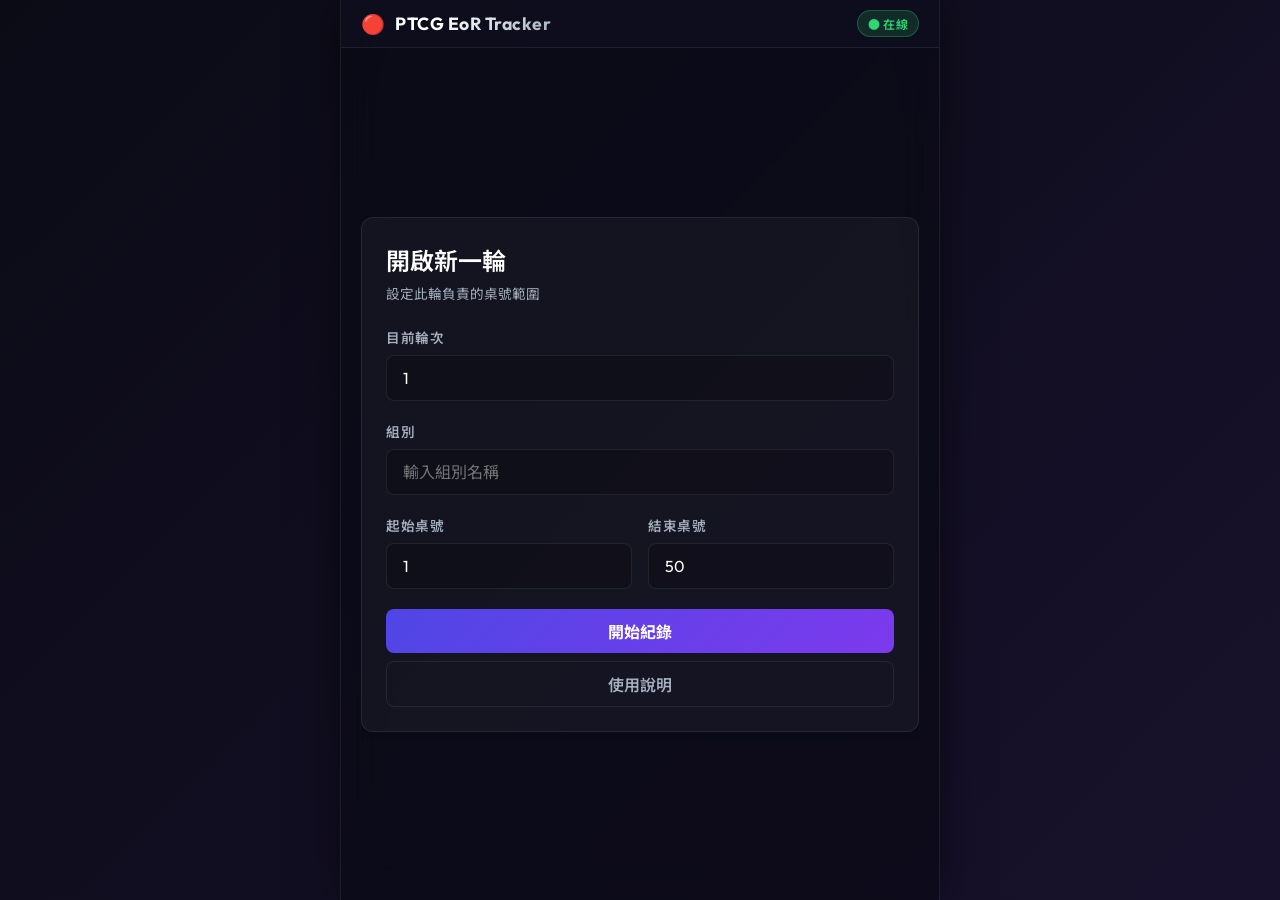
<file: index.html>
<!DOCTYPE html>
<html lang="zh-Hant">
<head>
  <meta charset="UTF-8">
  <meta name="viewport" content="width=device-width, initial-scale=1.0, user-scalable=no, maximum-scale=1.0">
  <title>PTCG EoR Tracker</title>
  <meta name="description" content="PTCG 賽事 End of Round 裁判桌次紀錄工具，支援離線與 PWA 快取。">
  <!-- PWA Meta Tags -->
  <meta name="theme-color" content="#1a1a2e">
  <meta name="apple-mobile-web-app-capable" content="yes">
  <meta name="apple-mobile-web-app-status-bar-style" content="black-translucent">
  <link rel="manifest" href="manifest.json">
  <link rel="icon" type="image/png" sizes="32x32" href="icons/icon-32.png">
  <link rel="apple-touch-icon" href="icons/icon-192.png">
  <!-- Google Fonts -->
  <link rel="preconnect" href="https://fonts.googleapis.com">
  <link rel="preconnect" href="https://fonts.gstatic.com" crossorigin>
  <link href="https://fonts.googleapis.com/css2?family=Outfit:wght@300;400;600;700&family=Noto+Sans+TC:wght@400;500;700&display=swap" rel="stylesheet">
  <link rel="stylesheet" href="style.css?v=26">
</head>
<body>
  <div class="app-container">
    <header class="app-header">
      <div class="logo-area">
        <span class="pokeball-icon">🔴</span>
        <h1>PTCG EoR Tracker</h1>
      </div>
      <div id="connection-badge" class="badge badge-online">● 在線</div>
    </header>

    <main class="app-main">
      <!-- 畫面 1: 開始/設定畫面 -->
      <section id="setup-view" class="view-panel">
        <div class="card setup-card">
          <h2>開啟新一輪</h2>
          <p class="subtitle">設定此輪負責的桌號範圍</p>
          
          <form id="setup-form" onsubmit="return false;">
            <div class="input-group">
              <label for="round-name">目前輪次</label>
              <input type="number" id="round-name" min="1" max="20" value="1" required autocomplete="off">
            </div>

            <div class="input-group">
              <label for="group-input">組別</label>
              <input type="text" id="group-input" placeholder="輸入組別名稱" autocomplete="off" required>
            </div>
            
            <div class="range-group">
              <div class="input-group">
                <label for="start-table">起始桌號</label>
                <input type="number" id="start-table" min="1" value="1" required autocomplete="off">
              </div>
              <div class="input-group">
                <label for="end-table">結束桌號</label>
                <input type="number" id="end-table" min="1" value="50" required autocomplete="off">
              </div>
            </div>
            
            <button type="button" id="btn-start" class="btn btn-primary btn-glow">開始紀錄</button>
            <button type="button" id="btn-help" class="btn btn-secondary">使用說明</button>
          </form>
        </div>
      </section>

      <!-- 畫面 3: 使用說明 -->
      <section id="help-view" class="view-panel hidden">
        <div class="help-header">
          <button id="btn-help-back" class="btn-back">← 返回</button>
          <h2>使用說明</h2>
        </div>
        <div class="help-content">

          <div class="help-section">
            <div class="help-section-title">一、開局設定</div>
            <div class="help-item"><span class="help-item-label">輪次</span><span>輸入輪次編號（1–20），下一輪會自動 +1，顯示格式為 R1、R2…</span></div>
            <div class="help-item"><span class="help-item-label">組別</span><span>自由輸入組別名稱（必填），上次輸入的內容會被記住</span></div>
            <div class="help-item"><span class="help-item-label">桌號範圍</span><span>設定起始與結束桌號，按「開始紀錄」進入追蹤畫面</span></div>
          </div>

          <div class="help-section">
            <div class="help-section-title">二、桌次狀態管理</div>
            <div class="help-item">
              <span class="help-item-label">單點卡片</span>
              <span>一般桌次循環切換三種狀態：<br>
                <span class="state-chip state-chip-active">尚未結束</span> →
                <span class="state-chip state-chip-assigned">已分配</span> →
                <span class="state-chip state-chip-completed">已完成</span>
              </span>
            </div>
            <div class="help-item">
              <span class="help-item-label">直播桌切換</span>
              <span>已標記為「📺 直播」的桌次，在一般模式下單點會直接於「尚未結束 ↔ 已完成」間二段切換（跳過「已分配」），並保留直播標記</span>
            </div>
            <div class="help-tip">切換到「已分配」時，卡片會自動記錄當前時間（HH:MM）</div>
          </div>

          <div class="help-section">
            <div class="help-section-title">三、加時與直播桌標記</div>
            <div class="help-item"><span class="help-item-label">長按卡片</span><span>按住 0.5 秒，開啟桌次標記設定彈窗</span></div>
            <div class="help-item"><span class="help-item-label">快速加時</span><span>+3 / +6 / +9 分鐘</span></div>
            <div class="help-item"><span class="help-item-label">自訂分鐘</span><span>輸入任意正整數，按「確認」</span></div>
            <div class="help-item"><span class="help-item-label">清除加時</span><span>已設定加時時，彈窗內會出現「清除標記」</span></div>
            <div class="help-item"><span class="help-item-label">直播桌標記</span><span>點擊彈窗下方「📺 標記為直播桌」可將該桌設為直播桌（再次點擊可取消）；標記為直播桌後，在「批量完成」與「巡場盤點」模式中皆會自動鎖定不被選取或自動完成，只能在一般模式下手動點選設為已完成（每輪結束後自動清空重設）</span></div>
            <div class="help-tip">加時桌卡片上會顯示顏色徽章，顏色依加時長度區分：<span class="overtime-badge-demo overtime-badge-low">+3分</span> ≤ 3 分，<span class="overtime-badge-demo overtime-badge-mid">+6分</span> 4–6 分，<span class="overtime-badge-demo overtime-badge-high">+9分</span> &gt; 6 分；直播桌則顯示 <span class="overtime-badge-demo stream-badge-demo">📺 直播</span> 徽章</div>
          </div>

          <div class="help-section">
            <div class="help-section-title">四、儀表板統計</div>
            <div class="help-item"><span class="help-item-label">統計數據</span><span>上方即時顯示已完成桌數、完成百分比與剩餘桌數</span></div>
          </div>

          <div class="help-section">
            <div class="help-section-title">五、搜尋桌號</div>
            <div class="help-item"><span class="help-item-label">數字鍵盤</span><span>點擊按鈕列最右側 🔍 按鈕，開啟數字鍵盤彈窗；輸入桌號後按「確定」跳轉至對應桌次並高亮顯示；按 ⌫ 退格，點右上角 ✕ 或彈窗外區域可直接關閉</span></div>
            <div class="help-item"><span class="help-item-label">找不到時</span><span>若桌號不存在，彈窗內會顯示「找不到桌號 X」提示，彈窗維持開啟</span></div>
            <div class="help-item"><span class="help-item-label">篩選器遮擋</span><span>若目標桌次被篩選器隱藏（隱藏完成、只顯示加時、範圍標籤），按「確定」後會彈出確認視窗；確認後將清除相關篩選並跳轉至目標桌次；取消則保持原篩選設定</span></div>
            <div class="help-tip">按「確定」跳轉成功或關閉彈窗後，高亮會在 1 秒後自動消失；重新開啟彈窗則立即清除高亮；批次選取模式下進入後彈窗會自動關閉</div>
          </div>

          <div class="help-section">
            <div class="help-section-title">六、篩選與顯示控制</div>
            <div class="help-item"><span class="help-item-label">隱藏完成</span><span>點選後隱藏已完成桌次，專注於未完成部分；再次點選恢復顯示</span></div>
            <div class="help-item"><span class="help-item-label">只顯示加時</span><span>點選後只顯示有加時標記的桌次，可與上方篩選複合使用</span></div>
            <div class="help-item"><span class="help-item-label">+ / −</span><span>調整每列桌次數量：+ 增加每列桌次（每列約 3 桌 → 4 桌 → 5 桌），− 減少每列桌次；偏好設定會自動記住</span></div>
            <div class="help-item"><span class="help-item-label">範圍篩選標籤</span><span>桌次超過 25 桌時，卡片上方自動出現範圍標籤（如「1-50 (30)」），括號內為該區段的未完成桌數；點擊標籤可快速聚焦至該桌次區段，點擊「全部」恢復顯示全部桌次</span></div>
            <div class="help-tip">範圍篩選可與其他篩選條件複合使用；批量模式下同樣可用，搭配「全選」可快速選取特定區段的未完成桌次</div>
          </div>

          <div class="help-section">
            <div class="help-section-title">七、批量設為已完成</div>
            <div class="help-item"><span class="help-item-label">進入選取模式</span><span>點擊「批量完成」按鈕後，畫面進入選取模式；上方資訊列切換顯示輪次進度與已選桌數，下方顯示操作列</span></div>
            <div class="help-item"><span class="help-item-label">鎖定保護</span><span>選取模式中，「已完成」桌次與「📺 直播桌」會自動鎖定不可選取（單點、滑選、全選與反選皆自動略過）</span></div>
            <div class="help-item"><span class="help-item-label">篩選器可用</span><span>批次模式中仍可點擊資訊列右側的「隱藏」與「加時」篩選器，縮小目標範圍後再執行全選</span></div>
            <div class="help-item"><span class="help-item-label">點選桌次</span><span>直接點擊一般未完成的桌號卡片切換選取狀態（綠框 ✓ 表示已選取），不影響桌次完成狀態</span></div>
            <div class="help-item"><span class="help-item-label">滑動多選</span><span>短暫按住任意卡片（約 0.2 秒）後滑動，可連續選取或取消選取區間內的一般未完成桌次（若從已完成桌次或直播桌按住滑動，預設為「選取」模式並自動略過已完成與直播桌；直接滑動則維持上下捲動畫面）。手指未放開前往回滑可即時退回，滑至畫面上下邊緣時會自動捲動列表</span></div>
            <div class="help-item"><span class="help-item-label">全選</span><span>一鍵選取目前顯示中所有尚未完成的一般桌次（自動跳過直播桌）</span></div>
            <div class="help-item"><span class="help-item-label">清除</span><span>取消所有已選取的桌次</span></div>
            <div class="help-item"><span class="help-item-label">反選</span><span>僅針對目前顯示中尚未完成的一般桌次，將已選者取消、未選者加入（自動跳過已完成桌次與直播桌）</span></div>
            <div class="help-item"><span class="help-item-label">確認</span><span>將所有已選取的桌次標記為已完成；未選取的桌次狀態不變</span></div>
            <div class="help-tip">操作完成後可點擊「↩ 復原」一步還原整批標記；搭配篩選器可快速定位目標桌次</div>
          </div>

          <div class="help-section">
            <div class="help-section-title">八、巡場盤點（點選對戰中桌次）</div>
            <div class="help-item"><span class="help-item-label">進入盤點模式</span><span>點擊「巡場盤點」按鈕進入盤點模式；上方資訊列顯示「對戰中 N 桌」，已完成桌次與直播桌同樣鎖定不可選取</span></div>
            <div class="help-item"><span class="help-item-label">點名對戰桌</span><span>直接點選（或短壓 0.2 秒滑選）場上仍在進行對戰的一般未完成桌次（橘框 ⏳ 表示對戰中保留）</span></div>
            <div class="help-item"><span class="help-item-label">完成其餘桌次</span><span>按下「確認」後，系統會將目前顯示範圍內「未被選取」的所有一般未完成桌次一鍵設為「已完成」；被選取的對戰中桌次與「📺 直播桌」則維持其原本狀態</span></div>
            <div class="help-item"><span class="help-item-label">跨區段結算</span><span>若使用範圍標籤在多個區段選取了對戰中桌次，切回「全部」按確認可一次結算全場；若停留在單一區段直接按「確認」，系統會彈出視窗讓您選擇結算「全部區段」或「僅目前區段」</span></div>
            <div class="help-item"><span class="help-item-label">全場皆完賽</span><span>若巡場發現 0 桌仍在對戰，不選取任何桌次直接按「確認」，經二次確認提示後即可將目前顯示範圍內除直播桌外的所有未完成桌次全部設為已完成</span></div>
            <div class="help-tip">巡場盤點同樣支援全選、清除、反選快捷鍵，結算後亦可點擊「↩ 復原」一步還原</div>
          </div>

          <div class="help-section">
            <div class="help-section-title">九、複製與顯示資訊</div>
            <div class="help-item"><span class="help-item-label">ℹ️</span><span>點擊後直接開啟視窗快速檢視當前「詳細資訊」，不會覆寫剪貼簿；點擊 ✕、「關閉」或視窗外部區域即可關閉</span></div>
            <div class="help-item"><span class="help-item-label">📋</span><span>點擊後展開複製選單，可選擇複製以下資訊至剪貼簿</span></div>
            <div class="help-item"><span class="help-item-label">本輪範圍</span><span>複製組別、輪次與桌號範圍，例：「大師A R1 1~50」</span></div>
            <div class="help-item"><span class="help-item-label">加時桌次</span><span>複製未完成的加時桌清單，含加時分鐘數（若為直播桌會標註如「1(直播+3分)」）；無加時桌時顯示提示</span></div>
            <div class="help-item"><span class="help-item-label">剩餘桌次</span><span>複製組別、輪次、桌號範圍及剩餘桌數，不含加時桌與一般桌明細</span></div>
            <div class="help-item"><span class="help-item-label">詳細資訊</span><span>複製完整摘要：範圍、剩餘桌數、直播桌、加時桌與一般桌清單；未完成的直播桌會獨立列於「剩餘直播桌：」區塊並排在加時桌之上（有加時顯示如「2(+3分)」），且不重複出現於加時桌與一般桌；無未完成直播桌時不顯示此區塊</span></div>
          </div>

          <div class="help-section">
            <div class="help-section-title">十、復原與重做</div>
            <div class="help-item"><span class="help-item-label">↩ 復原</span><span>點擊可還原到上一次操作前的狀態，支援連續復原最多 20 步；批量操作亦可一步還原</span></div>
            <div class="help-item"><span class="help-item-label">↪ 重做</span><span>復原後可重新套用被復原的操作；執行任何新操作後，重做紀錄將清除</span></div>
            <div class="help-tip">按鈕呈半透明時表示目前無可復原／重做的步驟。重新整理頁面後，歷史記錄將清除，但桌次狀態仍會保留。</div>
          </div>

          <div class="help-section">
            <div class="help-section-title">十一、結束本輪</div>
            <div class="help-item"><span class="help-item-label">強制結束本輪</span><span>仍有未完成桌次時，底部顯示此按鈕；點擊後確認即強制結束，清除紀錄並準備下一輪</span></div>
            <div class="help-item"><span class="help-item-label">確認本輪處理完畢</span><span>所有桌次皆為「已完成」時，按鈕自動切換為此模式；點擊後確認即清除紀錄並準備下一輪</span></div>
          </div>

          <div class="help-section">
            <div class="help-section-title">十二、離線與資料保存</div>
            <div class="help-item"><span class="help-item-label">自動儲存</span><span>所有狀態即時存於裝置，重新整理或關閉後自動恢復</span></div>
            <div class="help-item"><span class="help-item-label">離線可用</span><span>支援 PWA 安裝與完全離線使用，右上角顯示連線狀態</span></div>
          </div>

          <div class="help-author">
            <span>作者：Blue Daze</span>
          </div>

        </div>
      </section>

      <!-- 畫面 2: 紀錄主畫面 -->
      <section id="tracker-view" class="view-panel hidden">
        <div class="dashboard-bar">
          <div class="dashboard-stats-row">
            <span id="display-round" class="display-round-compact">-</span>
            <div class="stats-text">
              <span id="stats-complete-count">已完成 0 / 0 桌</span>
              <span id="stats-percentage" class="percentage">(0%)</span>
              <span class="stats-divider">|</span>
              <span id="stats-remaining-count">剩餘 0 桌</span>
            </div>
          </div>
          
          <div class="control-row">
            <div class="undo-redo-btns">
              <button id="btn-undo" class="disabled" title="復原">↩</button>
              <button id="btn-redo" class="disabled" title="重做">↪</button>
            </div>
            <div class="zoom-btns">
              <button id="btn-zoom-in" title="增加每列桌次">+</button>
              <button id="btn-zoom-out" class="disabled" title="減少每列桌次">−</button>
            </div>
            <div class="btn-group">
              <button id="btn-batch-complete" class="btn-filter btn-filter-complete">批量完成</button>
              <button id="btn-patrol-audit" class="btn-filter btn-filter-patrol">巡場盤點</button>
            </div>
            <div class="btn-group">
              <button id="btn-hide-completed" class="btn-filter">隱藏完成</button>
              <button id="btn-overtime-filter" class="btn-filter">只顯示加時</button>
            </div>
            <div class="btn-group">
              <button id="btn-show-info" class="btn-filter btn-filter-info" title="顯示詳細資訊">ℹ️</button>
              <button id="btn-copy-remaining" class="btn-filter btn-filter-copy">📋</button>
              <div id="copy-menu-popup" class="copy-menu-popup" style="display:none">
                <button id="btn-copy-range" class="copy-menu-item">本輪範圍</button>
                <button id="btn-copy-overtime" class="copy-menu-item">加時桌次</button>
                <button id="btn-copy-remaining-count" class="copy-menu-item">剩餘桌次</button>
                <button id="btn-copy-detail" class="copy-menu-item">詳細資訊</button>
                <button id="btn-copy-close" class="copy-menu-item copy-menu-close">關閉</button>
              </div>
              <button id="btn-search-toggle" class="btn-filter btn-search-toggle" title="搜尋桌號">🔍</button>
            </div>
          </div>
        </div>

        <div class="dashboard-compact-strip">
          <div class="compact-info">
            <span class="compact-round" id="compact-round">R-</span>
            <span class="compact-sep">・</span>
            <span class="compact-progress" id="compact-progress">0/0</span>
          </div>
          <span id="selection-count" class="selection-count compact-selection-count">已選 0 桌</span>
          <div class="zoom-btns">
            <button id="btn-zoom-in-compact" title="增加每列桌次">+</button>
            <button id="btn-zoom-out-compact" class="disabled" title="減少每列桌次">−</button>
          </div>
          <div class="compact-filters">
            <button id="btn-hide-completed-compact" class="btn-filter" data-filter="hide-completed">隱藏</button>
            <button id="btn-overtime-filter-compact" class="btn-filter" data-filter="overtime">加時</button>
          </div>
        </div>

        <!-- Selection Mode Action Bar -->
        <div id="selection-action-bar" class="selection-action-bar hidden">
          <button id="btn-selection-cancel" class="btn-sel-cancel">取消</button>
          <button id="btn-select-all-incomplete" class="btn-sel-shortcut">全選</button>
          <button id="btn-select-clear" class="btn-sel-shortcut">清除</button>
          <button id="btn-select-invert" class="btn-sel-shortcut">反選</button>
          <button id="btn-selection-confirm" class="btn btn-primary btn-sel-confirm" disabled>確認</button>
        </div>

        <div id="range-filter-bar" class="range-filter-bar hidden"></div>

        <div id="card-grid" class="card-grid">
          <!-- 卡片將在此處動態生成 -->
        </div>

        <div class="action-footer">
          <button id="btn-finish-round" class="btn btn-warning">
            強制結束本輪
          </button>
        </div>
      </section>
    </main>
  </div>
  
  <!-- Search numpad popup -->
  <div id="search-numpad-overlay" class="search-numpad-overlay hidden"></div>
  <div id="search-numpad-popup" class="search-numpad-popup hidden">
    <div class="search-numpad-title">搜尋桌號<button id="btn-numpad-x" class="btn-numpad-x">✕</button></div>
    <div id="search-numpad-display" class="search-numpad-display">
      <span id="search-numpad-value" class="search-numpad-value"></span>
      <span id="search-numpad-placeholder" class="search-numpad-placeholder">桌號…</span>
    </div>
    <div id="search-numpad-msg" class="search-numpad-msg hidden"></div>
    <div class="numpad-grid">
      <button class="numpad-btn" data-digit="1">1</button>
      <button class="numpad-btn" data-digit="2">2</button>
      <button class="numpad-btn" data-digit="3">3</button>
      <button class="numpad-btn" data-digit="4">4</button>
      <button class="numpad-btn" data-digit="5">5</button>
      <button class="numpad-btn" data-digit="6">6</button>
      <button class="numpad-btn" data-digit="7">7</button>
      <button class="numpad-btn" data-digit="8">8</button>
      <button class="numpad-btn" data-digit="9">9</button>
      <button class="numpad-btn action" id="btn-numpad-backspace">⌫</button>
      <button class="numpad-btn" data-digit="0">0</button>
      <button class="numpad-btn action" id="btn-numpad-confirm">確定</button>
    </div>
  </div>

  <!-- Filter confirmation dialog -->
  <div id="filter-confirm-overlay" class="filter-confirm-overlay hidden"></div>
  <div id="filter-confirm-popup" class="filter-confirm-popup hidden">
    <p id="filter-confirm-msg" class="filter-confirm-msg"></p>
    <div class="filter-confirm-btns">
      <button id="btn-filter-confirm-cancel" class="btn-filter-confirm btn-filter-cancel">取消</button>
      <button id="btn-filter-confirm-ok" class="btn-filter-confirm btn-filter-ok">確認跳轉</button>
    </div>
  </div>

  <!-- Patrol cross-segment scope confirmation dialog -->
  <div id="patrol-scope-overlay" class="filter-confirm-overlay hidden"></div>
  <div id="patrol-scope-popup" class="filter-confirm-popup patrol-scope-popup hidden">
    <p id="patrol-scope-msg" class="filter-confirm-msg">偵測到其他範圍區段也有已選取的對戰中桌次，請選擇要設為「已完成」的結算範圍：</p>
    <div class="patrol-scope-btns">
      <button id="btn-patrol-scope-all" class="btn-filter-confirm btn-patrol-scope-all">全部區段</button>
      <button id="btn-patrol-scope-current" class="btn-filter-confirm btn-patrol-scope-current">僅目前區段</button>
      <button id="btn-patrol-scope-cancel" class="btn-filter-confirm btn-filter-cancel">取消</button>
    </div>
  </div>

  <!-- Overtime & Stream marking popup (singleton) -->
  <div id="overtime-popup" class="overtime-popup hidden">
    <div id="overtime-popup-title" class="overtime-popup-title"><span>設定加時（分鐘）</span><button id="btn-overtime-close" class="btn-overtime-close">✕</button></div>
    <div class="overtime-quick-btns">
      <button class="btn-overtime-quick" data-value="3">+3</button>
      <button class="btn-overtime-quick" data-value="6">+6</button>
      <button class="btn-overtime-quick" data-value="9">+9</button>
    </div>
    <div class="overtime-custom-row">
      <input type="number" id="overtime-custom-input" min="1" placeholder="自訂">
      <button id="btn-overtime-confirm">確認</button>
    </div>
    <button id="btn-overtime-clear" class="btn-overtime-clear hidden">清除標記</button>
    <div class="overtime-popup-divider"></div>
    <button id="btn-stream-toggle" class="btn-stream-toggle">📺 標記為直播桌</button>
  </div>

  <!-- Info detail popup -->
  <div id="info-detail-overlay" class="info-detail-overlay hidden"></div>
  <div id="info-detail-popup" class="info-detail-popup hidden">
    <div class="info-detail-title"><span>本輪詳細資訊</span><button id="btn-info-detail-x" class="btn-overtime-close" title="關閉">✕</button></div>
    <pre id="info-detail-content" class="info-detail-content"></pre>
    <button id="btn-info-detail-close" class="btn-info-detail-close">關閉</button>
  </div>

  <script src="app.js?v=26"></script>
</body>
</html>
</file>
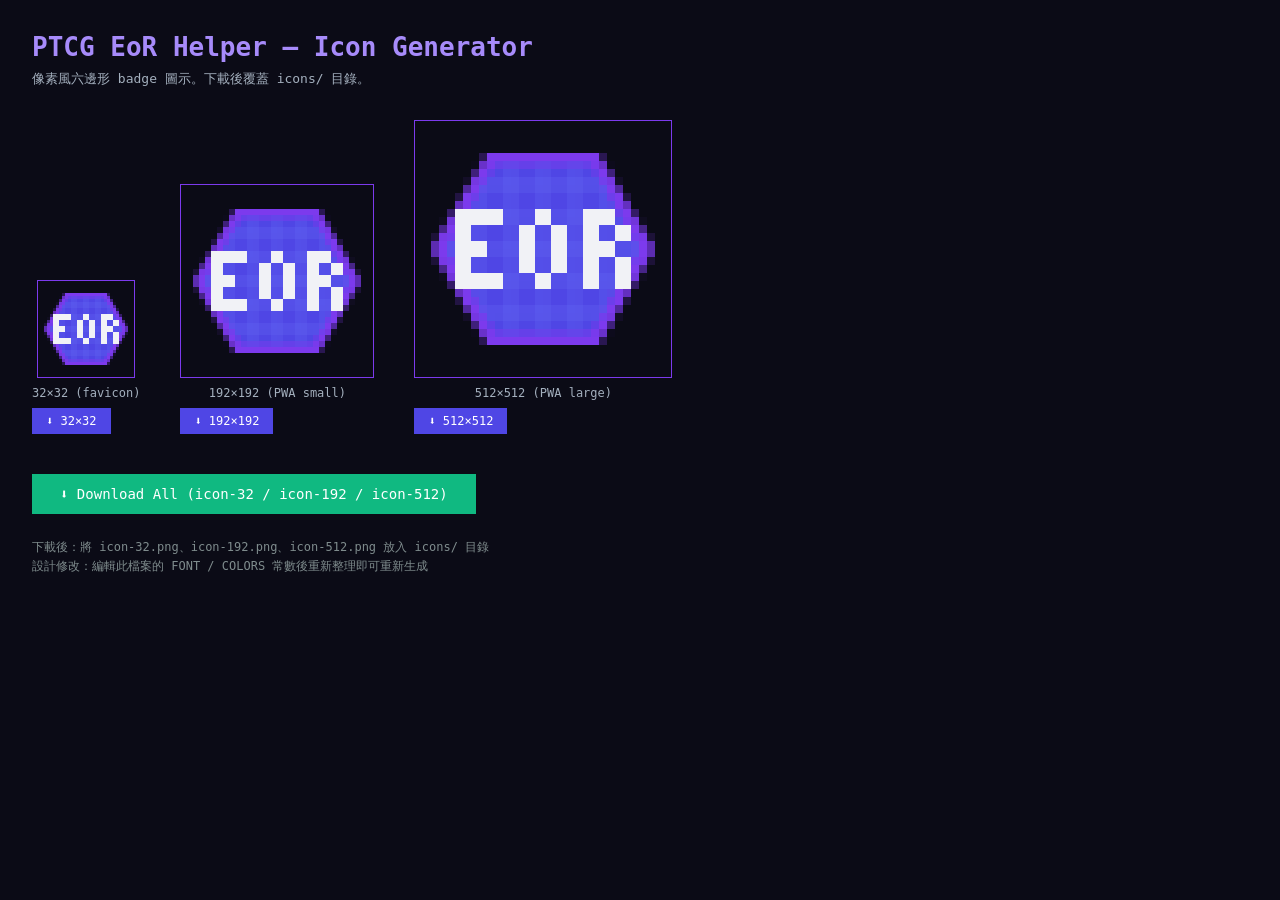
<file: tools/generate-icons.html>
<!DOCTYPE html>
<html lang="zh-Hant">
<head>
  <meta charset="UTF-8">
  <title>PTCG EoR Helper — Icon Generator</title>
  <style>
    body {
      font-family: monospace;
      background: #0b0b16;
      color: #f1f2f6;
      padding: 32px;
      margin: 0;
    }
    h1 { color: #a78bfa; margin: 0 0 8px; }
    p { color: #a4b0be; margin: 0 0 32px; font-size: 13px; }
    .sizes { display: flex; gap: 40px; align-items: flex-end; flex-wrap: wrap; }
    .icon-block { text-align: center; }
    .icon-block canvas {
      display: block;
      image-rendering: pixelated;
      border: 1px solid #7c3aed;
      margin: 0 auto;
    }
    .label { margin-top: 8px; font-size: 12px; color: #a4b0be; }
    button {
      display: block;
      margin-top: 8px;
      padding: 6px 14px;
      background: #4f46e5;
      color: #fff;
      border: none;
      cursor: pointer;
      font-family: monospace;
      font-size: 12px;
    }
    button:hover { background: #7c3aed; }
    .download-all {
      margin-top: 40px;
      padding: 12px 28px;
      font-size: 14px;
      background: #10b981;
    }
    .download-all:hover { background: #059669; }
    .note {
      margin-top: 24px;
      font-size: 12px;
      color: #7f8c8d;
      line-height: 1.6;
    }
  </style>
</head>
<body>
  <h1>PTCG EoR Helper — Icon Generator</h1>
  <p>像素風六邊形 badge 圖示。下載後覆蓋 <code>icons/</code> 目錄。</p>
  <div id="previews" class="sizes"></div>
  <button class="download-all" onclick="downloadAll()">⬇ Download All (icon-32 / icon-192 / icon-512)</button>
  <div class="note">
    下載後：將 icon-32.png、icon-192.png、icon-512.png 放入 <code>icons/</code> 目錄<br>
    設計修改：編輯此檔案的 FONT / COLORS 常數後重新整理即可重新生成
  </div>

  <script>
    // ── Design tokens ────────────────────────────────────────────────────────
    const COLORS = {
      bg:     '#0b0b16',            // outer background (matches app)
      hex:    '#4f46e5',            // hexagon fill (accent-blue)
      border: '#7c3aed',            // hexagon border layer
      grid:   'rgba(99,102,241,0.6)', // tracker grid lines inside hex
      text:   '#f1f2f6',            // EoR pixel text
    };

    // Pixel unit size on the 32×32 base canvas (2px = chunky pixels, readable when scaled)
    const PX = 2;

    // 3×5 pixel font matrices  (row-major, 1=filled, 0=empty)
    const FONT = {
      E: [
        [1,1,1],
        [1,0,0],
        [1,1,0],
        [1,0,0],
        [1,1,1],
      ],
      o: [
        [0,1,0],
        [1,0,1],
        [1,0,1],
        [1,0,1],
        [0,1,0],
      ],
      R: [
        [1,1,0],
        [1,0,1],
        [1,1,0],
        [1,0,1],
        [1,0,1],
      ],
    };

    // ── Drawing helpers ──────────────────────────────────────────────────────

    // Build a flat-top hexagon path centered at (cx, cy) with outer radius r
    function hexPath(ctx, cx, cy, r) {
      ctx.beginPath();
      for (let i = 0; i < 6; i++) {
        const a = (Math.PI / 3) * i; // 0°, 60°, 120°, 180°, 240°, 300°
        const x = cx + r * Math.cos(a);
        const y = cy + r * Math.sin(a);
        i === 0 ? ctx.moveTo(x, y) : ctx.lineTo(x, y);
      }
      ctx.closePath();
    }

    // Draw the full 32×32 base icon onto a new canvas and return it
    function drawBase() {
      const canvas = document.createElement('canvas');
      canvas.width = 32;
      canvas.height = 32;
      const ctx = canvas.getContext('2d');

      // Outer background
      ctx.fillStyle = COLORS.bg;
      ctx.fillRect(0, 0, 32, 32);

      // Hexagon border (outer layer, radius 14 → 2px ring when inner is 12)
      hexPath(ctx, 16, 16, 14);
      ctx.fillStyle = COLORS.border;
      ctx.fill();

      // Hexagon fill (inner layer)
      hexPath(ctx, 16, 16, 12);
      ctx.fillStyle = COLORS.hex;
      ctx.fill();

      // Tracker grid lines clipped to inner hexagon
      ctx.save();
      hexPath(ctx, 16, 16, 12);
      ctx.clip();
      ctx.strokeStyle = COLORS.grid;
      ctx.lineWidth = 1;
      for (let x = 4; x < 32; x += 4) {
        ctx.beginPath();
        ctx.moveTo(x, 0);
        ctx.lineTo(x, 32);
        ctx.stroke();
      }
      for (let y = 4; y < 32; y += 4) {
        ctx.beginPath();
        ctx.moveTo(0, y);
        ctx.lineTo(32, y);
        ctx.stroke();
      }
      ctx.restore();

      // EoR pixel text — centered in canvas
      const chars = ['E', 'o', 'R'];
      const charW = 3 * PX;
      const charH = 5 * PX;
      const gap = PX;
      const totalW = chars.length * charW + (chars.length - 1) * gap;
      const startX = Math.round((32 - totalW) / 2);
      const startY = Math.round((32 - charH) / 2);

      ctx.fillStyle = COLORS.text;
      chars.forEach((ch, i) => {
        const ox = startX + i * (charW + gap);
        FONT[ch].forEach((row, ry) => {
          row.forEach((bit, rx) => {
            if (bit) ctx.fillRect(ox + rx * PX, startY + ry * PX, PX, PX);
          });
        });
      });

      return canvas;
    }

    // Scale a canvas to targetSize using nearest-neighbor (preserves pixel art look)
    function scaleNearest(src, targetSize) {
      const canvas = document.createElement('canvas');
      canvas.width = targetSize;
      canvas.height = targetSize;
      const ctx = canvas.getContext('2d');
      ctx.imageSmoothingEnabled = false;
      ctx.drawImage(src, 0, 0, targetSize, targetSize);
      return canvas;
    }

    // ── Download helpers ─────────────────────────────────────────────────────

    function canvasToBlob(canvas) {
      return new Promise(resolve => canvas.toBlob(resolve, 'image/png'));
    }

    async function downloadCanvas(canvas, filename) {
      const blob = await canvasToBlob(canvas);
      const url = URL.createObjectURL(blob);
      const a = document.createElement('a');
      a.href = url;
      a.download = filename;
      a.click();
      URL.revokeObjectURL(url);
    }

    async function downloadAll() {
      const base = drawBase();
      await downloadCanvas(scaleNearest(base, 32),  'icon-32.png');
      await downloadCanvas(scaleNearest(base, 192), 'icon-192.png');
      await downloadCanvas(scaleNearest(base, 512), 'icon-512.png');
    }

    // ── Build preview grid ───────────────────────────────────────────────────

    const PREVIEW_SIZES = [
      { size: 32,  label: '32×32  (favicon)',      displaySize: 96  },
      { size: 192, label: '192×192  (PWA small)',   displaySize: 192 },
      { size: 512, label: '512×512  (PWA large)',   displaySize: 256 },
    ];

    const base = drawBase();
    const container = document.getElementById('previews');

    PREVIEW_SIZES.forEach(({ size, label, displaySize }) => {
      const scaled = scaleNearest(base, size);
      scaled.style.width  = displaySize + 'px';
      scaled.style.height = displaySize + 'px';

      const block = document.createElement('div');
      block.className = 'icon-block';
      block.appendChild(scaled);

      const lbl = document.createElement('div');
      lbl.className = 'label';
      lbl.textContent = label;
      block.appendChild(lbl);

      const btn = document.createElement('button');
      btn.textContent = `⬇ ${size}×${size}`;
      btn.onclick = () => downloadCanvas(scaleNearest(base, size), `icon-${size}.png`);
      block.appendChild(btn);

      container.appendChild(block);
    });
  </script>
</body>
</html>
</file>
<file: style.css>
/* ==========================================================================
   Design System & CSS Variables
   ========================================================================== */
:root {
  --bg-primary: #0b0b16;
  --bg-secondary: #131326;
  --bg-gradient: linear-gradient(135deg, #0b0b16 0%, #18112c 100%);
  --card-bg: rgba(255, 255, 255, 0.04);
  --card-border: rgba(255, 255, 255, 0.08);
  --card-hover-border: rgba(255, 255, 255, 0.2);
  
  /* Status Colors */
  --color-active: #ff4757;
  --color-active-glow: rgba(255, 71, 87, 0.35);
  --color-assigned: #ffa502;
  --color-assigned-glow: rgba(255, 165, 2, 0.35);
  --color-completed: #2ed573;
  --color-completed-glow: rgba(46, 213, 115, 0.25);
  --color-text-dim: #7f8c8d;
  
  /* General Colors */
  --text-main: #f1f2f6;
  --text-sub: #a4b0be;
  --accent-blue: #3f51b5;
  --accent-gradient: linear-gradient(135deg, #4f46e5 0%, #7c3aed 100%);
  --btn-disabled: #2f3542;
  --shadow-sm: 0 4px 6px rgba(0, 0, 0, 0.15);
  --shadow-md: 0 8px 16px rgba(0, 0, 0, 0.25);
  --radius-sm: 8px;
  --radius-md: 12px;
  --radius-lg: 20px;
}

/* ==========================================================================
   Base Styles & Reset
   ========================================================================== */
* {
  box-sizing: border-box;
  margin: 0;
  padding: 0;
}

html {
  height: 100%;
  overflow: hidden;
}

body {
  font-family: 'Outfit', 'Noto Sans TC', -apple-system, BlinkMacSystemFont, "Segoe UI", Roboto, sans-serif;
  background: var(--bg-primary);
  background-image: var(--bg-gradient);
  color: var(--text-main);
  height: 100%;
  display: flex;
  justify-content: center;
  overflow: hidden;
}

.app-container {
  width: 100%;
  max-width: 600px;
  height: 100%;
  display: flex;
  flex-direction: column;
  background: rgba(11, 11, 22, 0.7);
  backdrop-filter: blur(20px);
  border-left: 1px solid var(--card-border);
  border-right: 1px solid var(--card-border);
  box-shadow: 0 0 40px rgba(0, 0, 0, 0.5);
}

/* ==========================================================================
   Header Section
   ========================================================================== */
.app-header {
  display: flex;
  justify-content: space-between;
  align-items: center;
  padding: 10px 20px;
  background: rgba(19, 19, 38, 0.4);
  border-bottom: 1px solid var(--card-border);
}

.logo-area {
  display: flex;
  align-items: center;
  gap: 10px;
}

.pokeball-icon {
  font-size: 1.2rem;
  animation: pulse 2s infinite ease-in-out;
}

.app-header h1 {
  font-size: 1.1rem;
  font-weight: 700;
  letter-spacing: 0.5px;
  background: linear-gradient(135deg, #fff 30%, var(--text-sub) 100%);
  -webkit-background-clip: text;
  -webkit-text-fill-color: transparent;
}

.badge {
  font-size: 0.75rem;
  padding: 4px 10px;
  border-radius: 20px;
  font-weight: 600;
  letter-spacing: 0.5px;
  transition: all 0.3s ease;
}

.badge-online {
  background: rgba(46, 213, 115, 0.15);
  color: #2ed573;
  border: 1px solid rgba(46, 213, 115, 0.3);
}

.badge-offline {
  background: rgba(255, 71, 87, 0.15);
  color: #ff4757;
  border: 1px solid rgba(255, 71, 87, 0.3);
}

/* ==========================================================================
   Main Content Layout
   ========================================================================== */
.app-main {
  flex: 1;
  min-height: 0;
  overflow: hidden;
  padding: 20px;
  display: flex;
  flex-direction: column;
}

.view-panel {
  display: flex;
  flex-direction: column;
  flex: 1;
  animation: fadeIn 0.4s ease-out;
}

.hidden {
  display: none !important;
}

/* ==========================================================================
   Card Common Style (Glassmorphism)
   ========================================================================== */
.card {
  background: var(--card-bg);
  border: 1px solid var(--card-border);
  border-radius: var(--radius-md);
  padding: 24px;
  box-shadow: var(--shadow-sm);
  transition: all 0.3s cubic-bezier(0.25, 0.8, 0.25, 1);
}

/* ==========================================================================
   Setup View Panel
   ========================================================================== */
#setup-view {
  overflow-y: auto;
}

#tracker-view {
  display: flex;
  flex-direction: column;
  height: 100%;
  overflow: hidden;
}

.setup-card {
  margin: auto;
}

.setup-card h2 {
  font-size: 1.5rem;
  font-weight: 600;
  margin-bottom: 6px;
  color: #ffffff;
}

.subtitle {
  color: var(--text-sub);
  font-size: 0.85rem;
  margin-bottom: 24px;
}

.input-group {
  display: flex;
  flex-direction: column;
  gap: 8px;
  margin-bottom: 20px;
}

.input-group label {
  font-size: 0.85rem;
  font-weight: 600;
  color: var(--text-sub);
  letter-spacing: 0.5px;
}

.input-group input {
  width: 100%;
  background: rgba(0, 0, 0, 0.2);
  border: 1px solid var(--card-border);
  border-radius: var(--radius-sm);
  padding: 12px 16px;
  color: #fff;
  font-size: 1rem;
  transition: all 0.25s ease;
  font-family: inherit;
}

.input-group input:focus {
  outline: none;
  border-color: #7c3aed;
  box-shadow: 0 0 10px rgba(124, 58, 237, 0.3);
  background: rgba(0, 0, 0, 0.3);
}

.input-group select {
  width: 100%;
  background: rgba(0, 0, 0, 0.2);
  border: 1px solid var(--card-border);
  border-radius: var(--radius-sm);
  padding: 12px 16px;
  color: #fff;
  font-size: 1rem;
  font-family: inherit;
  transition: all 0.25s ease;
  cursor: pointer;
}

.input-group select:focus {
  outline: none;
  border-color: #7c3aed;
  box-shadow: 0 0 10px rgba(124, 58, 237, 0.3);
  background: rgba(0, 0, 0, 0.3);
}

.input-group select option {
  background: var(--bg-secondary);
  color: #fff;
}

.range-group {
  display: grid;
  grid-template-columns: 1fr 1fr;
  gap: 16px;
}

/* Buttons */
.btn {
  display: inline-flex;
  justify-content: center;
  align-items: center;
  padding: 10px 20px;
  font-size: 1rem;
  font-weight: 700;
  border: none;
  border-radius: var(--radius-sm);
  cursor: pointer;
  transition: all 0.25s cubic-bezier(0.25, 0.8, 0.25, 1);
  font-family: inherit;
  width: 100%;
}

.btn-primary {
  background: var(--accent-gradient);
  color: #fff;
}

@media (hover: hover) {
  .btn-primary:hover {
    transform: translateY(-2px);
    box-shadow: 0 8px 20px rgba(124, 58, 237, 0.4);
  }
}

.btn-primary:active {
  transform: translateY(0);
}

.btn-success {
  background: linear-gradient(135deg, #10b981 0%, #059669 100%);
  color: #fff;
}

@media (hover: hover) {
  .btn-success:hover:not(:disabled) {
    transform: translateY(-2px);
    box-shadow: 0 8px 20px rgba(16, 185, 129, 0.4);
  }
}

.btn-success:active:not(:disabled) {
  transform: translateY(0);
}

.btn-disabled, .btn:disabled {
  background: var(--btn-disabled);
  color: var(--color-text-dim);
  cursor: not-allowed;
  transform: none !important;
  box-shadow: none !important;
}

.btn-glow {
  position: relative;
  overflow: hidden;
}

.btn-secondary {
  background: transparent;
  color: var(--text-sub);
  border: 1px solid var(--card-border);
  margin-top: 8px;
  font-weight: 600;
}

.btn-secondary:hover {
  border-color: rgba(255, 255, 255, 0.25);
  color: var(--text-main);
  background: rgba(255, 255, 255, 0.04);
}

/* ==========================================================================
   Help View
   ========================================================================== */
#help-view {
  overflow: hidden;
}

.help-header {
  display: flex;
  align-items: center;
  gap: 12px;
  margin-bottom: 16px;
  flex-shrink: 0;
}

.help-header h2 {
  font-size: 1.1rem;
  font-weight: 700;
  color: #fff;
}

.btn-back {
  background: none;
  border: 1px solid var(--card-border);
  border-radius: var(--radius-sm);
  color: var(--text-sub);
  padding: 6px 12px;
  font-size: 0.85rem;
  font-family: inherit;
  cursor: pointer;
  transition: all 0.2s ease;
  white-space: nowrap;
}

.btn-back:hover {
  border-color: rgba(255, 255, 255, 0.25);
  color: var(--text-main);
}

.help-content {
  flex: 1;
  min-height: 0;
  overflow-y: auto;
  display: flex;
  flex-direction: column;
  gap: 12px;
  padding-bottom: 20px;
  scrollbar-width: thin;
  scrollbar-color: var(--card-border) transparent;
}

.help-content::-webkit-scrollbar {
  width: 6px;
}

.help-content::-webkit-scrollbar-thumb {
  background-color: var(--card-border);
  border-radius: 3px;
}

.help-section {
  background: var(--card-bg);
  border: 1px solid var(--card-border);
  border-radius: var(--radius-md);
  padding: 16px;
}

.help-section-title {
  font-size: 0.85rem;
  font-weight: 700;
  color: var(--text-main);
  margin-bottom: 12px;
  padding-bottom: 8px;
  border-bottom: 1px solid rgba(255, 255, 255, 0.06);
  letter-spacing: 0.3px;
}

.help-item {
  display: flex;
  gap: 10px;
  margin-bottom: 8px;
  font-size: 0.85rem;
  color: var(--text-sub);
  line-height: 1.6;
}

.help-item:last-child {
  margin-bottom: 0;
}

.help-item-label {
  font-weight: 700;
  color: var(--text-main);
  flex-shrink: 0;
  min-width: 72px;
}

.help-tip {
  font-size: 0.8rem;
  color: var(--color-text-dim);
  background: rgba(255, 255, 255, 0.03);
  border-left: 2px solid rgba(255, 255, 255, 0.1);
  padding: 8px 10px;
  border-radius: 0 4px 4px 0;
  margin-top: 8px;
  line-height: 1.6;
}

.help-author {
  text-align: right;
  font-size: 0.75rem;
  color: var(--color-text-dim);
  padding: 8px 4px 0;
  opacity: 0.6;
}

.state-chip {
  display: inline-block;
  font-size: 0.75rem;
  font-weight: 700;
  padding: 2px 7px;
  border-radius: 4px;
  margin: 2px 2px 2px 0;
}

.state-chip-active {
  background: rgba(255, 71, 87, 0.15);
  color: var(--color-active);
  border: 1px solid rgba(255, 71, 87, 0.3);
}

.state-chip-assigned {
  background: rgba(255, 165, 2, 0.15);
  color: var(--color-assigned);
  border: 1px solid rgba(255, 165, 2, 0.3);
}

.state-chip-completed {
  background: rgba(46, 213, 115, 0.15);
  color: var(--color-completed);
  border: 1px solid rgba(46, 213, 115, 0.3);
}

.overtime-badge-demo {
  display: inline-block;
  font-size: 0.75rem;
  font-weight: 700;
  color: #fff;
  border-radius: 4px;
  padding: 1px 6px;
}

.stream-badge-demo {
  background: rgba(124, 58, 237, 0.85);
}

/* ==========================================================================
   Tracker View Dashboard & Stats
   ========================================================================== */
.dashboard-bar {
  flex-shrink: 0;
  background: rgba(19, 19, 38, 0.5);
  border: 1px solid var(--card-border);
  border-radius: var(--radius-md);
  padding: 10px 14px;
  margin-bottom: 12px;
  display: flex;
  flex-direction: column;
  gap: 8px;
  box-shadow: var(--shadow-sm);
}

.dashboard-stats-row {
  display: flex;
  align-items: baseline;
  gap: 10px;
  flex-wrap: wrap;
}

.display-round-compact {
  font-size: 1.1rem;
  font-weight: 700;
  color: #fff;
  white-space: nowrap;
  flex-shrink: 0;
}

.stats-text {
  display: flex;
  align-items: center;
  gap: 6px;
  font-size: 0.9rem;
  font-weight: 600;
  flex: 1;
  min-width: 0;
  flex-wrap: wrap;
}

.stats-text .percentage {
  color: var(--color-completed);
  font-family: 'Outfit', sans-serif;
}

.stats-divider {
  color: var(--card-border);
  margin: 0 4px;
}

#stats-remaining-count {
  color: var(--color-active);
}

.control-row {
  display: flex;
  align-items: center;
  flex-wrap: wrap;
  justify-content: center;
  gap: 8px;
  padding-top: 4px;
  border-top: 1px solid rgba(255, 255, 255, 0.05);
}

.btn-group {
  display: flex;
  align-items: center;
  gap: 8px;
  flex-shrink: 0;
}

@media (hover: hover) {
  /* "全部設為已完成" button — completed (green) accent */
  .btn-filter-complete:hover {
    border-color: rgba(46, 213, 115, 0.5);
    color: var(--color-completed);
  }

  /* "巡場盤點" button — active/assigned (amber-orange) accent */
  .btn-filter-patrol:hover {
    border-color: rgba(255, 165, 2, 0.55);
    color: var(--color-assigned);
  }

  /* "複製剩餘桌次資訊" button — blue accent */
  .btn-filter-copy:hover {
    border-color: rgba(63, 81, 181, 0.6);
    color: #8c9eff;
  }

  /* "顯示詳細資訊" button — cyan info accent */
  .btn-filter-info:hover {
    border-color: rgba(0, 188, 212, 0.6);
    color: #4dd0e1;
  }
}

/* ==========================================================================
   Copy Menu Popup
   ========================================================================== */
.copy-menu-popup {
  position: fixed;
  z-index: 1000;
  top: 50%;
  left: 50%;
  transform: translate(-50%, -50%);
  background: #1e1e35;
  border: 1px solid rgba(63, 81, 181, 0.5);
  border-radius: var(--radius-md);
  padding: 14px 16px;
  box-shadow: 0 8px 32px rgba(0, 0, 0, 0.6), 0 0 16px rgba(63, 81, 181, 0.15);
  min-width: 200px;
  max-width: calc(100vw - 16px);
  display: flex;
  flex-direction: column;
  gap: 10px;
}

.copy-menu-item {
  width: 100%;
  padding: 9px 14px;
  font-size: 0.9rem;
  font-weight: 700;
  text-align: left;
  border: 1px solid transparent;
  border-radius: var(--radius-sm);
  background: transparent;
  color: var(--text-sub);
  cursor: pointer;
  font-family: inherit;
  transition: all 0.15s ease;
}

.copy-menu-item:hover {
  background: rgba(63, 81, 181, 0.15);
  border-color: rgba(63, 81, 181, 0.5);
  color: #8c9eff;
}

.copy-menu-close {
  border-top: 1px solid rgba(255, 255, 255, 0.1);
  margin-top: 2px;
  padding-top: 12px;
  opacity: 0.6;
}

.copy-menu-close:hover {
  background: rgba(255, 255, 255, 0.06);
  border-color: transparent;
  border-top-color: rgba(255, 255, 255, 0.1);
  color: var(--text-sub);
  opacity: 1;
}

/* Overtime filter toggle button */
.btn-filter {
  font-size: 0.75rem;
  font-weight: 700;
  padding: 5px 12px;
  border: 1px solid rgba(255, 255, 255, 0.15);
  border-radius: 20px;
  background: transparent;
  color: var(--text-sub);
  cursor: pointer;
  font-family: inherit;
  transition: all 0.2s ease;
  white-space: nowrap;
}

@media (hover: hover) {
  .btn-filter:hover {
    border-color: rgba(255, 165, 2, 0.5);
    color: var(--color-assigned);
  }
}

.btn-filter.active {
  background: rgba(255, 165, 2, 0.15);
  border-color: var(--color-assigned);
  color: var(--color-assigned);
  box-shadow: 0 0 8px rgba(255, 165, 2, 0.25);
}

/* ==========================================================================
   Range Filter Tab Bar
   ========================================================================== */
.range-filter-bar {
  display: flex;
  flex-wrap: wrap;
  gap: 6px;
  padding: 4px 0;
  flex-shrink: 0;
}

.range-filter-bar.hidden {
  display: none;
}

.range-tab {
  font-size: 0.72rem;
  font-weight: 700;
  padding: 4px 10px;
  border: 1px solid rgba(255, 255, 255, 0.15);
  border-radius: 20px;
  background: transparent;
  color: var(--text-sub);
  cursor: pointer;
  font-family: inherit;
  transition: all 0.2s ease;
  white-space: nowrap;
}

@media (hover: hover) {
  .range-tab:hover {
    border-color: rgba(255, 165, 2, 0.5);
    color: var(--color-assigned);
  }
}

.range-tab.active {
  background: rgba(255, 165, 2, 0.15);
  border-color: var(--color-assigned);
  color: var(--color-assigned);
  box-shadow: 0 0 8px rgba(255, 165, 2, 0.25);
}

/* ==========================================================================
   Undo / Redo Buttons
   ========================================================================== */
.undo-redo-btns {
  display: flex;
  align-items: center;
  gap: 4px;
  flex-shrink: 0;
}

.undo-redo-btns button {
  font-size: 1rem;
  line-height: 1;
  padding: 5px 8px;
  border: 1px solid rgba(255, 255, 255, 0.15);
  border-radius: 20px;
  background: transparent;
  color: var(--text-sub);
  cursor: pointer;
  font-family: inherit;
  transition: opacity 0.2s ease, border-color 0.2s ease, color 0.2s ease;
}

@media (hover: hover) {
  .undo-redo-btns button:not(.disabled):hover {
    border-color: rgba(255, 255, 255, 0.4);
    color: var(--text-main);
  }
}

.undo-redo-btns button.disabled {
  opacity: 0.3;
  pointer-events: none;
}

/* ==========================================================================
   Zoom Buttons
   ========================================================================== */
.zoom-btns {
  display: flex;
  align-items: center;
  gap: 4px;
  flex-shrink: 0;
}

.zoom-btns button {
  font-size: 1rem;
  line-height: 1;
  padding: 5px 8px;
  border: 1px solid rgba(255, 255, 255, 0.15);
  border-radius: 20px;
  background: transparent;
  color: var(--text-sub);
  cursor: pointer;
  font-family: inherit;
  transition: opacity 0.2s ease, border-color 0.2s ease, color 0.2s ease;
}

@media (hover: hover) {
  .zoom-btns button:not(.disabled):hover {
    border-color: rgba(255, 255, 255, 0.4);
    color: var(--text-main);
  }
}

.zoom-btns button.disabled {
  opacity: 0.3;
  pointer-events: none;
}

/* ==========================================================================
   Table Cards Grid
   ========================================================================== */
.card-grid {
  flex: 1;
  min-height: 0;
  display: grid;
  grid-template-columns: repeat(auto-fill, minmax(110px, 1fr));
  gap: 12px;
  overflow-y: auto;
  padding: 8px 8px 20px;
  scrollbar-width: thin;
  scrollbar-color: var(--card-border) transparent;
}

.card-grid::-webkit-scrollbar {
  width: 6px;
}

/* Card size: medium (4 per row) */
.card-grid.size-md {
  grid-template-columns: repeat(auto-fill, minmax(75px, 1fr));
}
.card-grid.size-md .num {
  font-size: 1.3rem;
}
.card-grid.size-md .status-txt,
.card-grid.size-md .time-stamp {
  display: none;
}

/* Card size: small (5 per row) */
.card-grid.size-sm {
  grid-template-columns: repeat(auto-fill, minmax(60px, 1fr));
}
.card-grid.size-sm .num {
  font-size: 1.0rem;
}
.card-grid.size-sm .status-txt,
.card-grid.size-sm .time-stamp {
  display: none;
}
.card-grid.size-sm .table-card {
  padding: 6px;
}

.card-grid::-webkit-scrollbar-thumb {
  background-color: var(--card-border);
  border-radius: 3px;
}

/* Table Card Component */
.table-card {
  aspect-ratio: 1 / 1;
  background: var(--card-bg);
  border: 1.5px solid var(--card-border);
  border-radius: var(--radius-md);
  display: flex;
  flex-direction: column;
  justify-content: center;
  align-items: center;
  cursor: pointer;
  position: relative;
  transition: all 0.25s cubic-bezier(0.2, 0.8, 0.2, 1);
  user-select: none;
  -webkit-user-select: none;
  -webkit-touch-callout: none;
  padding: 10px;
}

.table-card:hover {
  transform: translateY(-3px);
  border-color: var(--card-hover-border);
}

.table-card:active {
  transform: translateY(0) scale(0.96);
}

.table-card .num {
  font-size: 1.8rem;
  font-weight: 700;
  font-family: 'Outfit', sans-serif;
  color: #fff;
  line-height: 1.1;
}

.table-card .status-txt {
  font-size: 0.68rem;
  font-weight: 700;
  margin-top: 4px;
  letter-spacing: 0.5px;
}

.table-card .time-stamp {
  font-size: 0.65rem;
  font-weight: 500;
  font-family: 'Outfit', sans-serif;
  margin-top: 2px;
  opacity: 0.85;
}

/* TABLE CARD STATE STYLES */

/* 1. Active (尚未結束) */
.table-card.state-active {
  background: rgba(255, 71, 87, 0.08);
  border-color: var(--color-active);
  box-shadow: 0 0 10px rgba(255, 71, 87, 0.1);
}
.table-card.state-active .status-txt {
  color: var(--color-active);
}

/* 2. Assigned (已分配) */
.table-card.state-assigned {
  background: rgba(255, 165, 2, 0.08);
  border-color: var(--color-assigned);
  box-shadow: 0 0 10px rgba(255, 165, 2, 0.1);
}
.table-card.state-assigned .status-txt {
  color: var(--color-assigned);
}
.table-card.state-assigned .time-stamp {
  color: var(--color-assigned);
}

/* 3. Completed (已完成) */
.table-card.state-completed {
  background: rgba(255, 255, 255, 0.015);
  border-color: rgba(255, 255, 255, 0.06);
  opacity: 0.45;
}
.table-card.state-completed .num {
  color: var(--text-sub);
}
.table-card.state-completed .status-txt {
  color: var(--color-text-dim);
}
.table-card.state-completed:hover {
  opacity: 0.8;
  border-color: var(--color-completed);
}

/* Overtime & Stream badges on table cards */
.card-badges {
  display: flex;
  flex-wrap: wrap;
  justify-content: center;
  align-items: center;
  gap: 3px;
  margin-top: 3px;
}

.overtime-badge,
.stream-badge {
  font-size: 0.6rem;
  font-weight: 700;
  font-family: 'Outfit', 'Noto Sans TC', sans-serif;
  color: #fff;
  border-radius: 6px;
  padding: 1px 5px;
  letter-spacing: 0.3px;
  white-space: nowrap;
}
.overtime-badge-low  { background: rgba(190, 155, 0, 0.9); }
.overtime-badge-mid  { background: rgba(230, 95, 0, 0.85); }
.overtime-badge-high { background: rgba(255, 71, 87, 0.85); }
.stream-badge {
  background: rgba(124, 58, 237, 0.9);
  border: 1px solid rgba(167, 139, 250, 0.5);
}

.table-card.table-card-stream.state-active {
  background: rgba(124, 58, 237, 0.12);
  border-color: #a855f7;
  box-shadow: 0 0 10px rgba(168, 85, 247, 0.2);
}

/* ==========================================================================
   Overtime Popup
   ========================================================================== */
.overtime-popup {
  position: fixed;
  z-index: 1000;
  top: 50%;
  left: 50%;
  transform: translate(-50%, -50%);
  background: #1e1e35;
  border: 1px solid rgba(255, 165, 2, 0.4);
  border-radius: var(--radius-md);
  padding: 14px 16px;
  box-shadow: 0 8px 32px rgba(0, 0, 0, 0.6), 0 0 16px rgba(255, 165, 2, 0.15);
  min-width: 200px;
  max-width: calc(100vw - 16px);
  display: flex;
  flex-direction: column;
  gap: 10px;
}

.overtime-popup-title {
  font-size: 0.8rem;
  font-weight: 700;
  color: var(--text-sub);
  letter-spacing: 0.5px;
  text-transform: uppercase;
  display: flex;
  justify-content: space-between;
  align-items: center;
}

.btn-overtime-close {
  background: none;
  border: none;
  color: var(--text-sub);
  opacity: 0.6;
  cursor: pointer;
  font-size: 1rem;
  padding: 0;
  line-height: 1;
  font-family: inherit;
}

.btn-overtime-close:hover {
  opacity: 1;
}

.overtime-quick-btns {
  display: flex;
  gap: 8px;
}

.btn-overtime-quick {
  flex: 1;
  padding: 8px 0;
  font-size: 0.9rem;
  font-weight: 700;
  border: 1px solid rgba(255, 165, 2, 0.4);
  border-radius: var(--radius-sm);
  background: rgba(255, 165, 2, 0.1);
  color: var(--color-assigned);
  cursor: pointer;
  font-family: inherit;
  transition: all 0.2s ease;
}

.btn-overtime-quick:hover {
  background: rgba(255, 165, 2, 0.25);
  border-color: var(--color-assigned);
}

.overtime-custom-row {
  display: flex;
  gap: 8px;
}

.overtime-custom-row input {
  flex: 1;
  min-width: 0;
  background: rgba(0, 0, 0, 0.3);
  border: 1px solid var(--card-border);
  border-radius: var(--radius-sm);
  padding: 7px 10px;
  color: #fff;
  font-size: 0.9rem;
  font-family: inherit;
}

.overtime-custom-row input:focus {
  outline: none;
  border-color: var(--color-assigned);
}

.overtime-custom-row input::placeholder {
  color: var(--color-text-dim);
}

#btn-overtime-confirm {
  padding: 7px 14px;
  font-size: 0.85rem;
  font-weight: 700;
  border: none;
  border-radius: var(--radius-sm);
  background: rgba(255, 165, 2, 0.8);
  color: #fff;
  cursor: pointer;
  font-family: inherit;
  transition: background 0.2s ease;
  white-space: nowrap;
}

#btn-overtime-confirm:hover {
  background: var(--color-assigned);
}

.btn-overtime-clear {
  padding: 7px 0;
  font-size: 0.8rem;
  font-weight: 700;
  border: 1px solid rgba(255, 71, 87, 0.4);
  border-radius: var(--radius-sm);
  background: rgba(255, 71, 87, 0.1);
  color: var(--color-active);
  cursor: pointer;
  font-family: inherit;
  transition: all 0.2s ease;
}

.btn-overtime-clear:hover {
  background: rgba(255, 71, 87, 0.2);
  border-color: var(--color-active);
}

.overtime-popup-divider {
  height: 1px;
  background: rgba(255, 255, 255, 0.1);
  margin: 2px 0;
}

.btn-stream-toggle {
  padding: 8px 10px;
  font-size: 0.82rem;
  font-weight: 700;
  border: 1px solid rgba(168, 85, 247, 0.45);
  border-radius: var(--radius-sm);
  background: rgba(124, 58, 237, 0.15);
  color: #c084fc;
  cursor: pointer;
  font-family: inherit;
  transition: all 0.2s ease;
}

.btn-stream-toggle.active {
  border-color: rgba(255, 71, 87, 0.45);
  background: rgba(255, 71, 87, 0.12);
  color: var(--color-active);
}

@media (hover: hover) {
  .btn-stream-toggle:hover {
    background: rgba(124, 58, 237, 0.28);
    border-color: #a855f7;
  }
  .btn-stream-toggle.active:hover {
    background: rgba(255, 71, 87, 0.22);
    border-color: var(--color-active);
  }
}

/* ==========================================================================
   Footer Action Section
   ========================================================================== */
.action-footer {
  flex-shrink: 0;
  margin-top: auto;
  padding-top: 10px;
  display: flex;
  gap: 10px;
}

.btn-warning {
  background: linear-gradient(135deg, #f59e0b 0%, #d97706 100%);
  color: #fff;
}

@media (hover: hover) {
  .btn-warning:hover {
    transform: translateY(-2px);
    box-shadow: 0 8px 20px rgba(245, 158, 11, 0.4);
  }
}

.btn-warning:active {
  transform: translateY(0);
}

/* ==========================================================================
   Animations
   ========================================================================== */
@keyframes fadeIn {
  from {
    opacity: 0;
    transform: translateY(8px);
  }
  to {
    opacity: 1;
    transform: translateY(0);
  }
}

@keyframes pulse {
  0% { transform: scale(1); }
  50% { transform: scale(1.08); filter: drop-shadow(0 0 4px #ff4757); }
  100% { transform: scale(1); }
}

/* ==========================================================================
   Batch Complete — Selection Mode Action Bar
   ========================================================================== */
.selection-action-bar {
  flex-shrink: 0;
  background: #1e1e35;
  border: 1px solid var(--card-border);
  border-radius: var(--radius-md);
  padding: 5px 10px;
  display: flex;
  flex-direction: row;
  align-items: center;
  gap: 6px;
  margin-bottom: 8px;
}

.selection-action-bar.hidden {
  display: none;
}


.btn-sel-cancel {
  background: none;
  border: 1px solid var(--card-border);
  border-radius: var(--radius-sm);
  color: var(--text-sub);
  font-size: 0.8rem;
  font-weight: 600;
  font-family: inherit;
  padding: 5px 8px;
  cursor: pointer;
  transition: all 0.2s ease;
  white-space: nowrap;
}

@media (hover: hover) {
  .btn-sel-cancel:hover {
    border-color: var(--card-hover-border);
    color: var(--text-main);
  }
}

.selection-count {
  font-size: 0.85rem;
  font-weight: 700;
  color: var(--color-completed);
  white-space: nowrap;
}

.compact-selection-count {
  flex-shrink: 0;
}

.btn-sel-confirm {
  font-size: 0.8rem;
  padding: 5px 10px;
  white-space: nowrap;
  margin-left: auto;
}


.btn-sel-shortcut {
  padding: 5px 6px;
  font-size: 0.72rem;
  font-weight: 600;
  border: 1px solid var(--card-border);
  border-radius: var(--radius-sm);
  background: transparent;
  color: var(--text-sub);
  cursor: pointer;
  font-family: inherit;
  transition: all 0.2s ease;
  white-space: nowrap;
}

@media (hover: hover) {
  .btn-sel-shortcut:hover {
    border-color: var(--color-completed);
    color: var(--color-completed);
    background: rgba(46, 213, 115, 0.08);
  }
}

/* Selected card state */
.table-card-selected {
  border-color: var(--color-completed) !important;
  background: rgba(46, 213, 115, 0.12) !important;
}

/* Locked completed and stream cards in selection mode */
#tracker-view.selection-mode .table-card.state-completed,
#tracker-view.selection-mode .table-card.table-card-stream {
  cursor: not-allowed;
  opacity: 0.35;
}

#tracker-view.selection-mode .table-card.state-completed:hover,
#tracker-view.selection-mode .table-card.state-completed:active,
#tracker-view.selection-mode .table-card.table-card-stream:hover,
#tracker-view.selection-mode .table-card.table-card-stream:active {
  transform: none;
  opacity: 0.35;
}

#tracker-view.selection-mode .table-card.state-completed:hover,
#tracker-view.selection-mode .table-card.state-completed:active {
  border-color: rgba(255, 255, 255, 0.06);
}

#tracker-view.selection-mode .table-card.table-card-stream.state-active:hover,
#tracker-view.selection-mode .table-card.table-card-stream.state-active:active {
  border-color: #a855f7;
}

/* Patrol Audit Mode styles */
#tracker-view.patrol-mode .selection-count {
  color: var(--color-assigned);
}

#tracker-view.patrol-mode .table-card-selected {
  border-color: var(--color-assigned) !important;
  background: rgba(255, 165, 2, 0.16) !important;
  box-shadow: 0 0 12px var(--color-assigned-glow);
}

#tracker-view.patrol-mode .selection-check {
  color: var(--color-assigned);
}

#tracker-view.patrol-mode .table-card.table-card-drag-anchor {
  box-shadow: 0 0 12px var(--color-assigned-glow);
}

@media (hover: hover) {
  #tracker-view.patrol-mode .btn-sel-shortcut:hover {
    border-color: var(--color-assigned);
    color: var(--color-assigned);
    background: rgba(255, 165, 2, 0.08);
  }
}

.card-grid.drag-selecting {
  user-select: none;
  -webkit-user-select: none;
  -webkit-touch-callout: none;
}

.table-card.table-card-drag-anchor {
  transform: scale(0.96);
  box-shadow: 0 0 12px var(--color-completed-glow);
}

.selection-check {
  position: absolute;
  top: 4px;
  right: 5px;
  font-size: 0.75rem;
  font-weight: 900;
  color: var(--color-completed);
  line-height: 1;
  pointer-events: none;
}

/* ==========================================================================
   Dashboard Compact Strip (batch mode)
   ========================================================================== */
.dashboard-compact-strip {
  display: none;
  flex-shrink: 0;
  align-items: center;
  justify-content: space-between;
  gap: 8px;
  padding: 5px 10px;
  background: rgba(19, 19, 38, 0.5);
  border: 1px solid var(--card-border);
  border-radius: var(--radius-sm);
  margin-bottom: 8px;
  font-size: 0.9rem;
  font-weight: 700;
}

.compact-info {
  display: flex;
  align-items: center;
  gap: 4px;
}

.compact-filters {
  display: flex;
  align-items: center;
  gap: 6px;
}

.compact-round {
  color: #fff;
}

.compact-sep {
  color: var(--color-text-dim);
}

.compact-progress {
  color: var(--text-sub);
}

#tracker-view.selection-mode .dashboard-bar {
  display: none;
}

#tracker-view.selection-mode .dashboard-compact-strip {
  display: flex;
}

/* ==========================================================================
   Search Toggle Button
   ========================================================================== */
.btn-search-toggle {
  font-size: 0.85rem;
  line-height: 1;
  padding: 5px 8px;
}

.btn-search-toggle.active {
  background: rgba(255, 255, 255, 0.08);
  border-color: rgba(255, 255, 255, 0.4);
  color: var(--text-main);
}

/* ==========================================================================
   Search Numpad Popup
   ========================================================================== */
.search-numpad-overlay {
  position: fixed;
  inset: 0;
  z-index: 999;
  background: rgba(0, 0, 0, 0.45);
}

.search-numpad-popup {
  position: fixed;
  z-index: 1000;
  top: 50%;
  left: 50%;
  transform: translate(-50%, -50%);
  background: #1e1e35;
  border: 1px solid rgba(255, 255, 255, 0.15);
  border-radius: var(--radius-md);
  padding: 20px;
  box-shadow: 0 8px 32px rgba(0, 0, 0, 0.6);
  width: 300px;
  max-width: calc(100vw - 28px);
  display: flex;
  flex-direction: column;
  gap: 12px;
}

.search-numpad-title {
  position: relative;
  font-size: 1rem;
  font-weight: 700;
  color: var(--text-sub);
  text-align: center;
}

.btn-numpad-x {
  position: absolute;
  right: 0;
  top: 50%;
  transform: translateY(-50%);
  width: 28px;
  height: 28px;
  border-radius: 50%;
  border: 1px solid rgba(255, 255, 255, 0.15);
  background: rgba(255, 255, 255, 0.08);
  color: var(--text-sub);
  font-size: 0.8rem;
  line-height: 1;
  cursor: pointer;
  display: flex;
  align-items: center;
  justify-content: center;
  padding: 0;
}

@media (hover: hover) {
  .btn-numpad-x:hover {
    background: rgba(255, 255, 255, 0.18);
    border-color: rgba(255, 255, 255, 0.3);
  }
}

.btn-numpad-x:active {
  background: rgba(255, 255, 255, 0.25);
}

.search-numpad-display {
  background: rgba(0, 0, 0, 0.3);
  border: 1px solid var(--card-border);
  border-radius: var(--radius-sm);
  padding: 12px 16px;
  font-size: 1.75rem;
  font-weight: 700;
  font-family: 'Outfit', sans-serif;
  color: #fff;
  text-align: center;
  min-height: 58px;
  display: flex;
  align-items: center;
  justify-content: center;
}

.search-numpad-placeholder {
  color: var(--color-text-dim);
  font-size: 1.15rem;
  font-weight: 400;
}

.search-numpad-msg {
  font-size: 0.82rem;
  color: var(--color-active);
  text-align: center;
  min-height: 1em;
}

.numpad-grid {
  display: grid;
  grid-template-columns: repeat(3, 1fr);
  gap: 10px;
}

.numpad-btn {
  padding: 16px 0;
  font-size: 1.4rem;
  font-weight: 700;
  font-family: 'Outfit', sans-serif;
  border: 1px solid rgba(255, 255, 255, 0.12);
  border-radius: var(--radius-sm);
  background: rgba(255, 255, 255, 0.05);
  color: #fff;
  cursor: pointer;
  transition: background 0.15s ease, border-color 0.15s ease;
}

.numpad-btn.action {
  font-size: 1.05rem;
  color: var(--text-sub);
}

@media (hover: hover) {
  .numpad-btn:hover {
    background: rgba(255, 255, 255, 0.12);
    border-color: rgba(255, 255, 255, 0.3);
  }
}

.numpad-btn:active {
  background: rgba(255, 255, 255, 0.18);
}

/* ==========================================================================
   Filter Confirmation Dialog
   ========================================================================== */
.filter-confirm-overlay {
  position: fixed;
  inset: 0;
  z-index: 1001;
  background: rgba(0, 0, 0, 0.55);
}

.filter-confirm-popup {
  position: fixed;
  z-index: 1002;
  top: 50%;
  left: 50%;
  transform: translate(-50%, -50%);
  background: #1e1e35;
  border: 1px solid rgba(255, 255, 255, 0.12);
  border-radius: var(--radius-md);
  padding: 20px 20px 16px;
  width: 260px;
  max-width: calc(100vw - 32px);
  box-shadow: 0 8px 32px rgba(0, 0, 0, 0.6);
  display: flex;
  flex-direction: column;
  gap: 16px;
}

.filter-confirm-msg {
  font-size: 0.9rem;
  color: var(--text-main);
  text-align: center;
  line-height: 1.5;
  margin: 0;
}

.filter-confirm-btns {
  display: flex;
  gap: 10px;
  justify-content: flex-end;
}

.btn-filter-confirm {
  padding: 8px 14px;
  font-size: 0.85rem;
  font-weight: 600;
  border-radius: var(--radius-sm);
  cursor: pointer;
  border: 1px solid transparent;
  transition: background 0.15s ease;
}

.btn-filter-cancel {
  background: rgba(255, 255, 255, 0.06);
  border-color: rgba(255, 255, 255, 0.12);
  color: var(--text-sub);
}

.btn-filter-ok {
  background: var(--color-active);
  border-color: transparent;
  color: #fff;
}

@media (hover: hover) {
  .btn-filter-cancel:hover {
    background: rgba(255, 255, 255, 0.12);
  }
  .btn-filter-ok:hover {
    filter: brightness(1.12);
  }
}

/* Patrol cross-segment scope dialog */
.patrol-scope-popup {
  width: 280px;
}

.patrol-scope-btns {
  display: flex;
  flex-direction: column;
  gap: 8px;
}

.patrol-scope-btns .btn-filter-confirm {
  width: 100%;
  text-align: center;
  padding: 9px 14px;
}

.btn-patrol-scope-all {
  background: var(--accent-gradient);
  color: #fff;
}

.btn-patrol-scope-current {
  background: rgba(255, 165, 2, 0.18);
  border-color: rgba(255, 165, 2, 0.5);
  color: var(--color-assigned);
}

@media (hover: hover) {
  .btn-patrol-scope-all:hover {
    filter: brightness(1.12);
  }
  .btn-patrol-scope-current:hover {
    background: rgba(255, 165, 2, 0.28);
  }
}

/* ==========================================================================
   Info Detail Popup
   ========================================================================== */
.info-detail-overlay {
  position: fixed;
  inset: 0;
  z-index: 1001;
  background: rgba(0, 0, 0, 0.55);
}

.info-detail-popup {
  position: fixed;
  z-index: 1002;
  top: 50%;
  left: 50%;
  transform: translate(-50%, -50%);
  background: #1e1e35;
  border: 1px solid rgba(255, 255, 255, 0.12);
  border-radius: var(--radius-md);
  padding: 16px 18px;
  width: 320px;
  max-width: calc(100vw - 32px);
  max-height: 80vh;
  box-shadow: 0 8px 32px rgba(0, 0, 0, 0.6);
  display: flex;
  flex-direction: column;
  gap: 12px;
}

.info-detail-title {
  font-size: 0.85rem;
  font-weight: 700;
  color: var(--text-sub);
  letter-spacing: 0.5px;
  display: flex;
  justify-content: space-between;
  align-items: center;
  flex-shrink: 0;
}

.info-detail-content {
  margin: 0;
  padding: 12px;
  flex: 1 1 auto;
  min-height: 0;
  overflow-y: auto;
  background: rgba(255, 255, 255, 0.04);
  border: 1px solid var(--card-border);
  border-radius: var(--radius-sm);
  color: var(--text-main);
  font-family: inherit;
  font-size: 0.9rem;
  line-height: 1.55;
  white-space: pre-wrap;
  word-break: break-word;
}

.btn-info-detail-close {
  flex-shrink: 0;
  padding: 9px 14px;
  font-size: 0.85rem;
  font-weight: 600;
  font-family: inherit;
  border-radius: var(--radius-sm);
  cursor: pointer;
  background: rgba(255, 255, 255, 0.06);
  border: 1px solid rgba(255, 255, 255, 0.12);
  color: var(--text-sub);
  transition: background 0.15s ease;
}

@media (hover: hover) {
  .btn-info-detail-close:hover {
    background: rgba(255, 255, 255, 0.12);
  }
}

/* Card highlight (search result) */
.table-card.table-card-highlight {
  outline: 2px solid #fff;
  outline-offset: 2px;
  box-shadow: 0 0 14px rgba(255, 255, 255, 0.4);
}

/* ==========================================================================
   Responsive adjustments
   ========================================================================== */
@media (max-width: 480px) {
  .app-container {
    border-left: none;
    border-right: none;
  }
  .app-main {
    padding: 12px;
  }
  .btn {
    padding: 10px 16px;
  }
}
</file>
